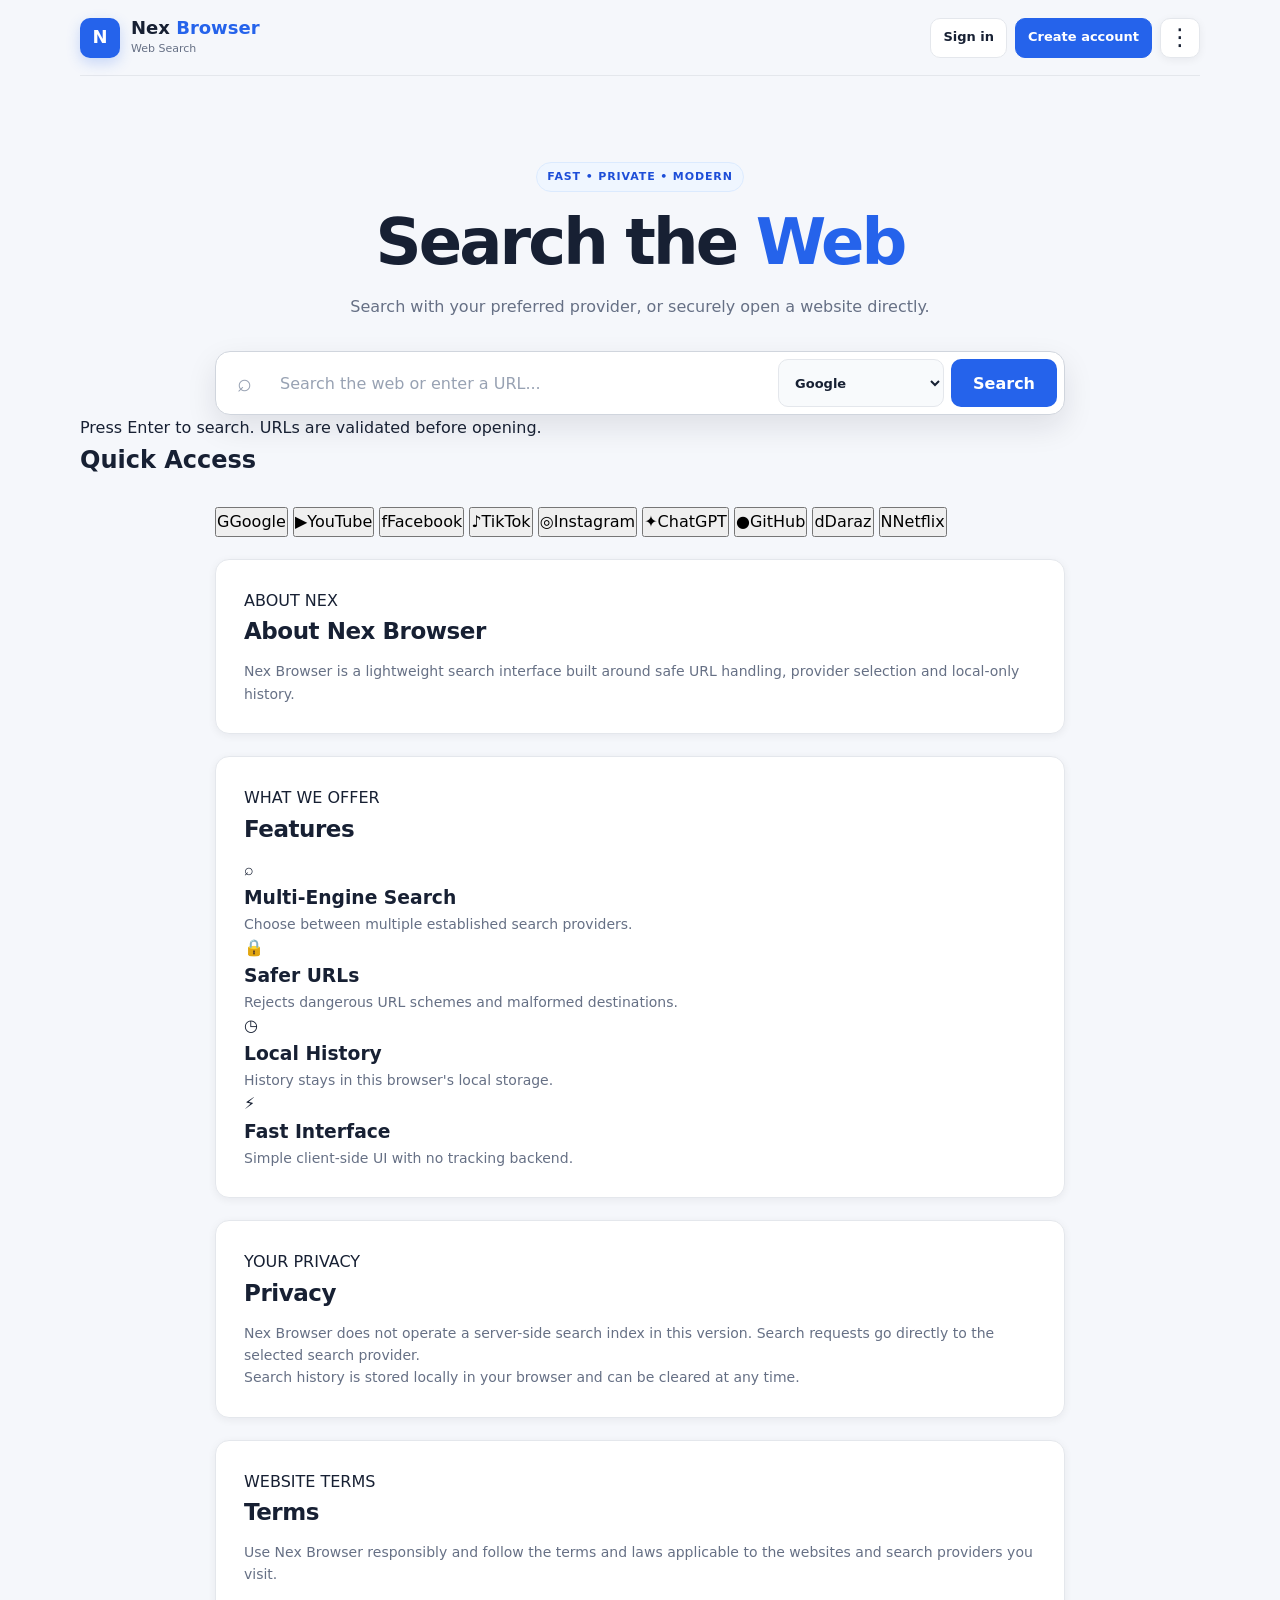
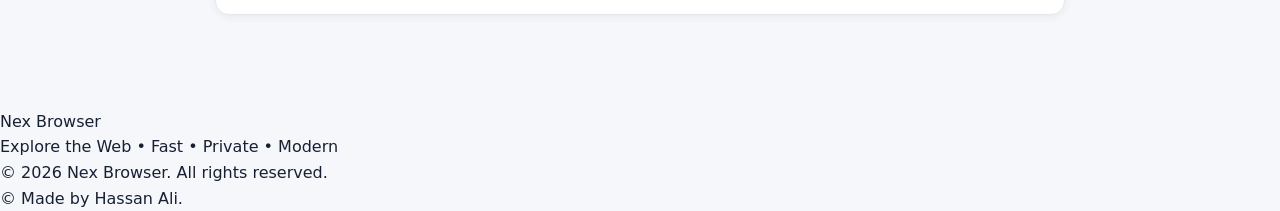
<file: index.html>
<!--
============================================================
NEX BROWSER — MAIN HTML FILE
============================================================
PURPOSE:
This file contains the complete website structure/UI:
- Header and navigation menu
- Search box and search-engine selector
- Quick-access website buttons
- Search history section
- About / Features / Privacy / Terms sections
- Footer

JAVASCRIPT:
Search, history, navigation and security logic is handled by script.js.

STYLING:
All visual design and responsive layout is handled by style.css.
============================================================
-->

<!DOCTYPE html>
<html lang="en">

<head>
  <meta charset="UTF-8">
  <meta name="viewport" content="width=device-width, initial-scale=1.0">
  <meta name="description" content="Nex Browser — a secure, privacy-focused web search interface.">
  <meta name="referrer" content="strict-origin-when-cross-origin">
  <meta http-equiv="Content-Security-Policy"
    content="default-src 'self'; base-uri 'none'; object-src 'none'; form-action 'self'; frame-ancestors 'none'; script-src 'self'; style-src 'self'; img-src 'self' data:; connect-src 'none'; upgrade-insecure-requests">
  <title>Nex Browser — Search the Web</title>
  <link rel="manifest" href="manifest.json">
  <meta name="theme-color" content="#2563eb">
  <link rel="icon" href="icon.svg" type="image/svg+xml">
  <link rel="stylesheet" href="style.css">
</head>

<body>
  <div class="background" aria-hidden="true">
    <div class="orb orb-one"></div>
    <div class="orb orb-two"></div>
    <div class="orb orb-three"></div>
  </div>

  <!-- HEADER / BRAND / MENU -->
  <header class="header">
    <a class="brand" href="#home" aria-label="Nex Browser home">
      <div class="logo" aria-hidden="true">N</div>
      <div class="brand-text">
        <h2>Nex <span>Browser</span></h2>
        <small>Web Search</small>
      </div>
    </a>

    <div class="menu-container">
      <button class="install-btn" id="installBtn" type="button" hidden>Install app</button>
      <button class="auth-btn auth-btn-secondary" id="signInBtn" type="button">Sign in</button>
      <button class="auth-btn auth-btn-primary" id="createAccountBtn" type="button">Create account</button>
      <button class="menu-btn" id="menuBtn" type="button" aria-label="Open menu" aria-expanded="false"
        aria-controls="dropdownMenu">⋮</button>
      <nav class="dropdown-menu" id="dropdownMenu" aria-label="Main navigation">
        <button type="button" data-section="home">⌂ Home</button>
        <button type="button" data-section="history">◷ History</button>
        <button type="button" data-section="aboutSection">About</button>
        <button type="button" data-section="featuresSection">Features</button>
        <button type="button" data-section="privacySection">Privacy</button>
        <button type="button" data-section="termsSection">Terms</button>
      </nav>
    </div>
  </header>

  <main id="home">
    <div class="hero-badge">FAST • PRIVATE • MODERN</div>
    <h1>Search the <span>Web</span></h1>
    <p class="subtitle">
      Search with your preferred provider, or securely open a website directly.
    </p>

    <!-- SEARCH ENGINE / SEARCH BOX -->
    <form class="search-box" id="searchForm" autocomplete="off">
      <span class="search-icon" aria-hidden="true">⌕</span>
      <input id="website" name="q" type="search" placeholder="Search the web or enter a URL..."
        aria-label="Search the web or enter a URL" maxlength="500" spellcheck="false" required>
      <select id="engine" aria-label="Search engine">
        <option value="google">Google</option>
        <option value="bing">Bing</option>
        <option value="duckduckgo">DuckDuckGo</option>
        <option value="brave">Brave Search</option>
      </select>
      <button id="searchBtn" type="submit">Search</button>
    </form>

    <p class="hint">Press Enter to search. URLs are validated before opening.</p>

    <!-- QUICK ACCESS WEBSITES -->
    <section class="quick-section" aria-labelledby="quickTitle">
      <h2 id="quickTitle">Quick Access</h2>
      <div class="quick-links">
        <button type="button" data-url="https://www.google.com/" data-name="Google"><span
            class="site-icon">G</span><span>Google</span></button>
        <button type="button" data-url="https://www.youtube.com/" data-name="YouTube"><span
            class="site-icon">▶</span><span>YouTube</span></button>
        <button type="button" data-url="https://www.facebook.com/" data-name="Facebook"><span
            class="site-icon">f</span><span>Facebook</span></button>
        <button type="button" data-url="https://www.tiktok.com/" data-name="TikTok"><span
            class="site-icon">♪</span><span>TikTok</span></button>
        <button type="button" data-url="https://www.instagram.com/" data-name="Instagram"><span
            class="site-icon">◎</span><span>Instagram</span></button>
        <button type="button" data-url="https://chatgpt.com/" data-name="ChatGPT"><span
            class="site-icon">✦</span><span>ChatGPT</span></button>
        <button type="button" data-url="https://github.com/" data-name="GitHub"><span
            class="site-icon">●</span><span>GitHub</span></button>
        <button type="button" data-url="https://www.daraz.pk/" data-name="Daraz"><span
            class="site-icon">d</span><span>Daraz</span></button>
        <button type="button" data-url="https://www.netflix.com/" data-name="Netflix"><span
            class="site-icon">N</span><span>Netflix</span></button>
      </div>
    </section>

    <!-- SEARCH HISTORY -->
    <section class="history-section" id="history" aria-labelledby="historyTitle">
      <div class="section-header">
        <div>
          <span class="section-label">YOUR ACTIVITY</span>
          <h2 id="historyTitle">◷ Search History</h2>
        </div>
        <button class="clear-btn" id="clearBtn" type="button">Clear</button>
      </div>
      <div id="historyList" class="history-list" aria-live="polite"></div>
    </section>

    <!-- INFORMATION PAGES -->
    <section id="aboutSection" class="info-section hidden">
      <span class="section-label">ABOUT NEX</span>
      <h2>About Nex Browser</h2>
      <p>Nex Browser is a lightweight search interface built around safe URL handling, provider selection and local-only
        history.</p>
    </section>

    <section id="featuresSection" class="info-section hidden">
      <span class="section-label">WHAT WE OFFER</span>
      <h2>Features</h2>
      <div class="features-grid">
        <div class="feature-card">
          <div>⌕</div>
          <h3>Multi-Engine Search</h3>
          <p>Choose between multiple established search providers.</p>
        </div>
        <div class="feature-card">
          <div>🔒</div>
          <h3>Safer URLs</h3>
          <p>Rejects dangerous URL schemes and malformed destinations.</p>
        </div>
        <div class="feature-card">
          <div>◷</div>
          <h3>Local History</h3>
          <p>History stays in this browser's local storage.</p>
        </div>
        <div class="feature-card">
          <div>⚡</div>
          <h3>Fast Interface</h3>
          <p>Simple client-side UI with no tracking backend.</p>
        </div>
      </div>
    </section>

    <section id="privacySection" class="info-section hidden">
      <span class="section-label">YOUR PRIVACY</span>
      <h2>Privacy</h2>
      <p>Nex Browser does not operate a server-side search index in this version. Search requests go directly to the
        selected search provider.</p>
      <p>Search history is stored locally in your browser and can be cleared at any time.</p>
    </section>

    <section id="termsSection" class="info-section hidden">
      <span class="section-label">WEBSITE TERMS</span>
      <h2>Terms</h2>
      <p>Use Nex Browser responsibly and follow the terms and laws applicable to the websites and search providers you
        visit.</p>
    </section>
  </main>

  <!-- AUTHENTICATION DIALOG -->
  <div class="auth-backdrop" id="authBackdrop" hidden>
    <section class="auth-modal" role="dialog" aria-modal="true" aria-labelledby="authTitle">
      <button class="auth-close" id="authCloseBtn" type="button" aria-label="Close sign in dialog">×</button>
      <span class="section-label">NEX ACCOUNT</span>
      <h2 id="authTitle">Welcome back</h2>
      <p class="auth-subtitle" id="authSubtitle">Sign in to keep your Nex experience connected.</p>

      <div class="auth-tabs" role="tablist" aria-label="Account options">
        <button class="auth-tab active" id="signInTab" type="button" role="tab" aria-selected="true">Sign in</button>
        <button class="auth-tab" id="createAccountTab" type="button" role="tab" aria-selected="false">Create
          account</button>
      </div>

      <form id="authForm" class="auth-form">
        <label for="authName" id="authNameLabel" hidden>Full name</label>
        <input id="authName" name="name" type="text" placeholder="Full name" autocomplete="name" hidden>
        <label for="authEmail">Email address</label>
        <input id="authEmail" name="email" type="email" placeholder="you@example.com" autocomplete="email" required>
        <label for="authPassword">Password</label>
        <input id="authPassword" name="password" type="password" placeholder="Enter your password"
          autocomplete="current-password" minlength="6" required>
        <button class="auth-submit" id="authSubmit" type="submit">Sign in</button>
        <p class="auth-message" id="authMessage" role="status" aria-live="polite"></p>
      </form>
    </section>
  </div>

  <!-- FOOTER -->
  <footer>
    <div class="footer-logo">Nex <span>Browser</span></div>
    <p>Explore the Web • Fast • Private • Modern</p>
    <p>© 2026 Nex Browser. All rights reserved.</p>
    <p>© Made by Hassan Ali.</p>
  </footer>

  <script src="script.js" defer></script>
</body>

</html>
</file>
<file: style.css>
/*
============================================================
NEX BROWSER — CSS / PROFESSIONAL DESIGN SYSTEM
============================================================
PURPOSE:
Clean, modern and professional UI styling for Nex Browser.
- Minimal dark interface
- Strong typography and spacing
- Professional search experience
- Responsive layout
- Accessible focus/hover states
- Reduced-motion support

HTML STRUCTURE:
Defined in index.html.

JAVASCRIPT:
Interactive behavior is handled by script.js.
============================================================
*/

:root {
    --bg: #f5f7fb;
    --surface: #ffffff;
    --surface-soft: #f8fafc;
    --text: #172033;
    --muted: #667085;
    --border: #e4e7ec;
    --primary: #2563eb;
    --primary-dark: #1d4ed8;
    --primary-soft: #eff6ff;
    --success: #12b76a;
    --shadow-sm: 0 2px 8px rgba(16, 24, 40, 0.06);
    --shadow-md: 0 12px 30px rgba(16, 24, 40, 0.10);
    --radius: 14px;
    --max-width: 1120px;
}

* {
    margin: 0;
    padding: 0;
    box-sizing: border-box;
}

html {
    scroll-behavior: smooth;
}

body {
    min-height: 100vh;
    font-family: Inter, ui-sans-serif, system-ui, -apple-system, BlinkMacSystemFont,
        "Segoe UI", Roboto, Arial, sans-serif;
    color: var(--text);
    background: var(--bg);
    line-height: 1.6;
    overflow-x: hidden;
}

button,
input,
select {
    font: inherit;
}

button {
    cursor: pointer;
}

a {
    color: inherit;
    text-decoration: none;
}

/* =========================
   BACKGROUND
========================= */

.background {
    position: fixed;
    inset: 0;
    z-index: -1;
    pointer-events: none;
    overflow: hidden;
    background: #f5f7fb;
}

.orb {
    display: none;
}

/* =========================
   HEADER / NAVIGATION
========================= */

.header {
    width: min(calc(100% - 40px), var(--max-width));
    height: 76px;
    margin: 0 auto;
    display: flex;
    align-items: center;
    justify-content: space-between;
    border-bottom: 1px solid var(--border);
}

.brand {
    display: inline-flex;
    align-items: center;
    gap: 11px;
}

.logo {
    width: 40px;
    height: 40px;
    display: grid;
    place-items: center;
    border-radius: 10px;
    background: var(--primary);
    color: #fff;
    font-size: 18px;
    font-weight: 800;
    box-shadow: 0 5px 14px rgba(37, 99, 235, 0.22);
}

.brand-text h2 {
    color: var(--text);
    font-size: 18px;
    font-weight: 750;
    line-height: 1.1;
}

.brand-text h2 span {
    color: var(--primary);
}

.brand-text small {
    display: block;
    margin-top: 2px;
    color: var(--muted);
    font-size: 11px;
    font-weight: 500;
}

.menu-container {
    position: relative;
    display: flex;
    align-items: center;
    gap: 8px;
}

.install-btn {
    min-height: 40px;
    padding: 0 12px;
    border: 1px solid #bfdbfe;
    border-radius: 10px;
    background: var(--primary-soft);
    color: var(--primary-dark);
    font-size: 13px;
    font-weight: 700;
}

.install-btn:hover {
    background: #dbeafe;
}

.auth-btn {
    min-height: 40px;
    padding: 0 12px;
    border-radius: 10px;
    font-size: 13px;
    font-weight: 700;
    transition: 0.2s ease;
}

.auth-btn-secondary {
    border: 1px solid var(--border);
    background: var(--surface);
    color: var(--text);
}

.auth-btn-secondary:hover {
    border-color: #b8cdfb;
    background: var(--primary-soft);
    color: var(--primary-dark);
}

.auth-btn-primary {
    border: 1px solid var(--primary);
    background: var(--primary);
    color: #fff;
}

.auth-btn-primary:hover {
    background: var(--primary-dark);
}

.menu-btn {
    width: 40px;
    height: 40px;
    border: 1px solid var(--border);
    border-radius: 10px;
    background: var(--surface);
    color: var(--text);
    font-size: 23px;
    line-height: 1;
    box-shadow: var(--shadow-sm);
    transition: 0.2s ease;
}

.menu-btn:hover {
    border-color: #c7d2fe;
    background: var(--primary-soft);
}

.dropdown-menu {
    position: absolute;
    top: 49px;
    right: 0;
    z-index: 20;
    width: 190px;
    padding: 7px;
    display: none;
    background: var(--surface);
    border: 1px solid var(--border);
    border-radius: 12px;
    box-shadow: var(--shadow-md);
}

.dropdown-menu.show {
    display: block;
}

.dropdown-menu button {
    width: 100%;
    padding: 10px 12px;
    border: 0;
    border-radius: 8px;
    background: transparent;
    color: var(--text);
    text-align: left;
    font-size: 14px;
    transition: 0.15s ease;
}

.dropdown-menu button:hover {
    background: var(--surface-soft);
    color: var(--primary);
}

/* =========================
   AUTHENTICATION DIALOG
========================= */

body.auth-open {
    overflow: hidden;
}

.auth-backdrop {
    position: fixed;
    inset: 0;
    z-index: 50;
    display: grid;
    place-items: center;
    padding: 20px;
    background: rgba(15, 23, 42, 0.48);
}

.auth-backdrop[hidden] {
    display: none;
}

.auth-modal {
    position: relative;
    width: min(100%, 430px);
    padding: 32px;
    border: 1px solid var(--border);
    border-radius: 16px;
    background: var(--surface);
    box-shadow: 0 24px 70px rgba(15, 23, 42, 0.24);
}

.auth-close {
    position: absolute;
    top: 12px;
    right: 14px;
    width: 34px;
    height: 34px;
    border: 0;
    border-radius: 8px;
    background: transparent;
    color: var(--muted);
    font-size: 25px;
    line-height: 1;
}

.auth-close:hover {
    background: var(--surface-soft);
    color: var(--text);
}

.auth-modal h2 {
    margin-top: 7px;
    color: var(--text);
    font-size: 27px;
    line-height: 1.2;
}

.auth-subtitle {
    margin-top: 7px;
    color: var(--muted);
    font-size: 14px;
}

.auth-tabs {
    display: grid;
    grid-template-columns: 1fr 1fr;
    gap: 4px;
    margin: 23px 0 20px;
    padding: 4px;
    border-radius: 10px;
    background: var(--surface-soft);
}

.auth-tab {
    padding: 9px 8px;
    border: 0;
    border-radius: 7px;
    background: transparent;
    color: var(--muted);
    font-size: 13px;
    font-weight: 700;
}

.auth-tab.active {
    background: var(--surface);
    color: var(--primary-dark);
    box-shadow: var(--shadow-sm);
}

.auth-form {
    display: grid;
    gap: 8px;
}

.auth-form label {
    color: var(--text);
    font-size: 12px;
    font-weight: 700;
}

.auth-form input {
    width: 100%;
    height: 46px;
    margin-bottom: 7px;
    padding: 0 12px;
    border: 1px solid var(--border);
    border-radius: 9px;
    outline: 0;
    background: var(--surface);
    color: var(--text);
    font-size: 14px;
}

.auth-form input:focus {
    border-color: #93b4ff;
    box-shadow: 0 0 0 3px rgba(37, 99, 235, 0.1);
}

.auth-submit {
    height: 46px;
    margin-top: 5px;
    border: 0;
    border-radius: 9px;
    background: var(--primary);
    color: #fff;
    font-size: 14px;
    font-weight: 700;
}

.auth-submit:hover {
    background: var(--primary-dark);
}

.auth-message {
    min-height: 21px;
    color: var(--muted);
    font-size: 12px;
}

.auth-message.success {
    color: var(--success);
}

.auth-message.error {
    color: #d92d20;
}

/* =========================
   MAIN / HERO
========================= */

main {
    width: min(calc(100% - 40px), var(--max-width));
    margin: 0 auto;
}

main#home {
    padding: 86px 0 72px;
}

.hero-badge {
    width: fit-content;
    margin: 0 auto 16px;
    padding: 5px 10px;
    border: 1px solid #dbeafe;
    border-radius: 999px;
    background: var(--primary-soft);
    color: var(--primary-dark);
    font-size: 11px;
    font-weight: 750;
    letter-spacing: 0.08em;
}

h1 {
    color: var(--text);
    text-align: center;
    font-size: clamp(38px, 6vw, 64px);
    line-height: 1.08;
    letter-spacing: -0.045em;
    font-weight: 800;
}

h1 span {
    color: var(--primary);
}

.subtitle {
    max-width: 620px;
    margin: 17px auto 32px;
    color: var(--muted);
    text-align: center;
    font-size: 16px;
}

/* =========================
   SEARCH ENGINE / SEARCH BOX
========================= */

.search-box {
    width: min(100%, 850px);
    min-height: 64px;
    margin: 0 auto;
    padding: 7px;
    display: flex;
    align-items: center;
    gap: 7px;
    background: var(--surface);
    border: 1px solid #d0d5dd;
    border-radius: 15px;
    box-shadow: var(--shadow-md);
}

.search-icon {
    width: 42px;
    display: grid;
    place-items: center;
    color: #98a2b3;
    font-size: 25px;
}

.search-box input {
    min-width: 0;
    flex: 1;
    height: 48px;
    padding: 0 8px;
    border: 0;
    outline: 0;
    background: transparent;
    color: var(--text);
    font-size: 16px;
}

.search-box input::placeholder {
    color: #98a2b3;
}

.search-box select {
    height: 48px;
    padding: 0 34px 0 12px;
    border: 1px solid var(--border);
    border-radius: 10px;
    background: var(--surface-soft);
    color: var(--text);
    outline: 0;
    font-size: 13px;
    font-weight: 650;
}

.search-box button,
.search-button {
    height: 48px;
    padding: 0 22px;
    border: 0;
    border-radius: 10px;
    background: var(--primary);
    color: #fff;
    font-weight: 700;
    transition: 0.2s ease;
}

.search-box button:hover,
.search-button:hover {
    background: var(--primary-dark);
    transform: translateY(-1px);
}

.search-box:focus-within {
    border-color: #93b4ff;
    box-shadow: 0 0 0 4px rgba(37, 99, 235, 0.10), var(--shadow-md);
}

/* =========================
   QUICK ACCESS
========================= */

.quick-links,
.quick-access {
    width: min(100%, 850px);
    margin: 28px auto 0;
}

.quick-links h3,
.quick-access h3 {
    margin-bottom: 12px;
    color: var(--text);
    font-size: 14px;
    font-weight: 750;
}

.quick-links-grid,
.quick-access-grid {
    display: grid;
    grid-template-columns: repeat(4, 1fr);
    gap: 10px;
}

.quick-link,
.quick-access a,
.quick-access button {
    min-height: 58px;
    padding: 10px 12px;
    display: flex;
    align-items: center;
    justify-content: center;
    gap: 7px;
    border: 1px solid var(--border);
    border-radius: 10px;
    background: var(--surface);
    color: var(--text);
    box-shadow: var(--shadow-sm);
    font-size: 13px;
    font-weight: 650;
    transition: 0.2s ease;
}

.quick-link:hover,
.quick-access a:hover,
.quick-access button:hover {
    border-color: #b8cdfb;
    background: var(--primary-soft);
    color: var(--primary-dark);
    transform: translateY(-2px);
}

/* =========================
   HISTORY
========================= */

#history {
    display: none;
    width: min(100%, 850px);
    margin: 30px auto 0;
    padding: 22px;
    background: var(--surface);
    border: 1px solid var(--border);
    border-radius: var(--radius);
    box-shadow: var(--shadow-sm);
}

body.history-view #history {
    display: block;
    margin-top: 0;
}

body.history-view main#home> :not(#history) {
    display: none;
}

.history-header {
    display: flex;
    align-items: center;
    justify-content: space-between;
    gap: 12px;
    margin-bottom: 15px;
}

.history-header h3 {
    font-size: 16px;
}

.clear-history {
    border: 0;
    background: transparent;
    color: #667085;
    font-size: 12px;
    font-weight: 650;
}

.clear-history:hover {
    color: #d92d20;
}

.history-list {
    display: grid;
    gap: 8px;
}

.history-item {
    padding: 11px 13px;
    border: 1px solid var(--border);
    border-radius: 9px;
    background: var(--surface-soft);
    color: var(--text);
    font-size: 13px;
}

/* =========================
   INFORMATION SECTIONS
========================= */

.info-section {
    width: min(100%, 850px);
    margin: 22px auto;
    padding: 28px;
    background: var(--surface);
    border: 1px solid var(--border);
    border-radius: var(--radius);
    box-shadow: var(--shadow-sm);
}

.info-section h2 {
    margin-bottom: 10px;
    color: var(--text);
    font-size: 23px;
    letter-spacing: -0.02em;
}

.info-section p {
    color: var(--muted);
    font-size: 14px;
}

.info-section ul {
    margin: 13px 0 0 20px;
    color: var(--muted);
}

.info-section li {
    margin: 5px 0;
}

/* =========================
   FOOTER
========================= */

.footer {
    width: min(calc(100% - 40px), var(--max-width));
    margin: 20px auto 0;
    padding: 28px 0 35px;
    border-top: 1px solid var(--border);
    color: var(--muted);
    text-align: center;
    font-size: 12px;
}

.footer a {
    color: var(--primary);
}

/* =========================
   ACCESSIBILITY
========================= */

:focus-visible {
    outline: 3px solid rgba(37, 99, 235, 0.28);
    outline-offset: 2px;
}

@media (prefers-reduced-motion: reduce) {
    html {
        scroll-behavior: auto;
    }

    *,
    *::before,
    *::after {
        transition: none !important;
        animation: none !important;
    }
}

/* =========================
   RESPONSIVE / MOBILE
========================= */

@media (max-width: 760px) {
    .header {
        width: min(calc(100% - 24px), var(--max-width));
        height: 68px;
    }

    main {
        width: min(calc(100% - 24px), var(--max-width));
    }

    main#home {
        padding: 62px 0 50px;
    }

    .brand-text small {
        display: none;
    }

    .auth-btn {
        min-height: 36px;
        padding: 0 8px;
        font-size: 12px;
    }

    h1 {
        font-size: 42px;
    }

    .subtitle {
        font-size: 14px;
        margin-bottom: 24px;
    }

    .search-box {
        min-height: auto;
        padding: 8px;
        flex-wrap: wrap;
    }

    .search-icon {
        width: 34px;
    }

    .search-box input {
        flex: 1 1 calc(100% - 45px);
    }

    .search-box select,
    .search-box button {
        flex: 1;
    }

    .quick-links-grid,
    .quick-access-grid {
        grid-template-columns: repeat(2, 1fr);
    }

    #history,
    .info-section {
        padding: 20px;
    }
}

@media (max-width: 430px) {
    .auth-btn-secondary {
        display: none;
    }

    .auth-modal {
        padding: 27px 21px;
    }

    h1 {
        font-size: 36px;
    }

    .search-box select,
    .search-box button {
        width: 100%;
        flex-basis: 100%;
    }

    .quick-links-grid,
    .quick-access-grid {
        grid-template-columns: 1fr;
    }
}
</file>
